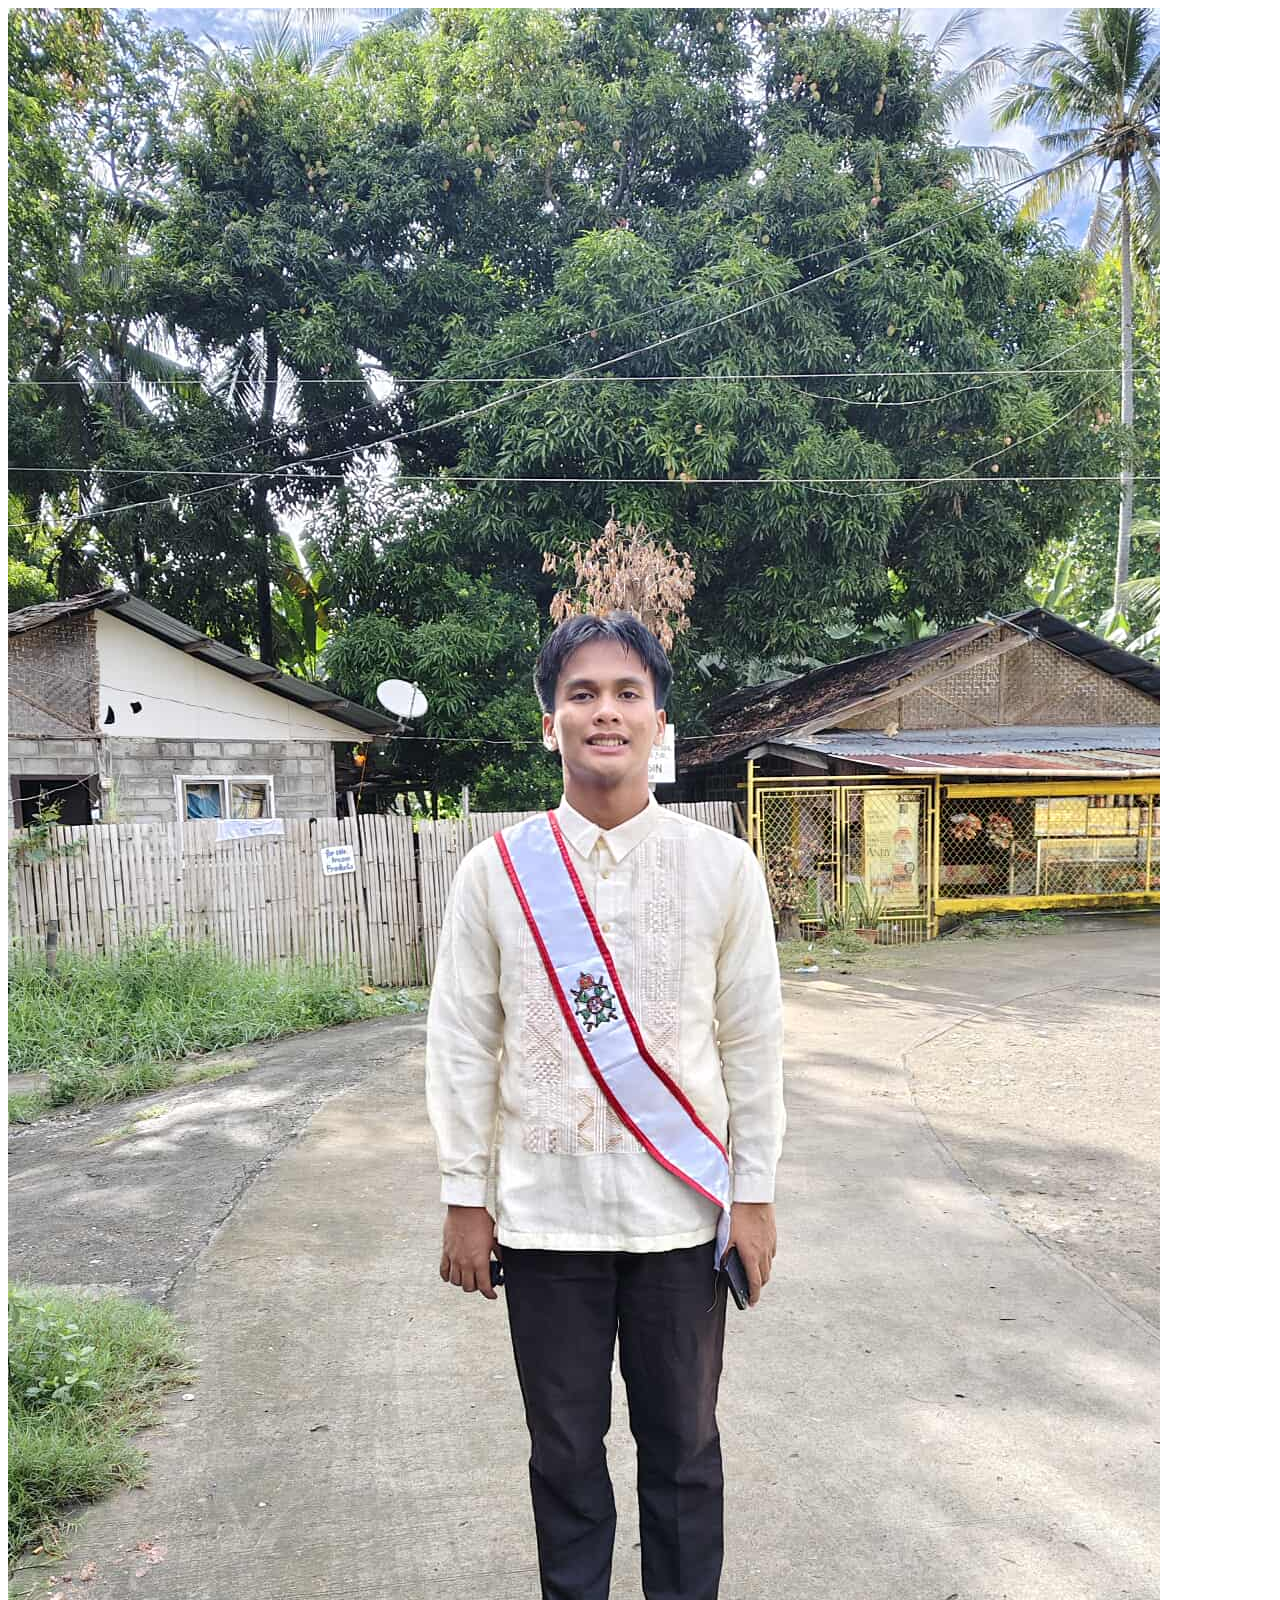
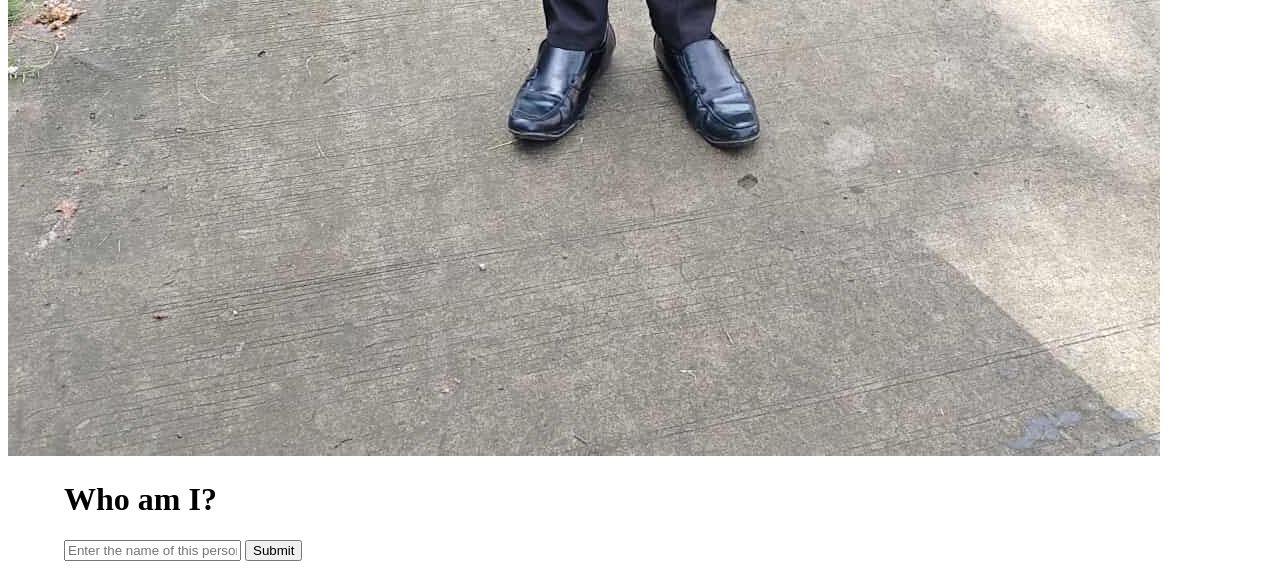
<file: index.html>
<!DOCTYPE html>
<html lang="en">
<head>
    <meta charset="UTF-8">
    <meta name="viewport" content="width=device-width, initial-scale=1.0">
    <title>SURPRISE</title>
    <link ref="stylesheet" href="style.css">
</head>
<style>

    .boxcontainer {
        width: 90vw;
        margin: 0 auto;
        box-sizing: border-box;
    }

    body.envelope-theme {
        margin: 0;
        min-height:100vh;

        background-image: url("images/bg.jpg");
        background-size: cover;
        background-position: center;
        background-repeat: no-repeat;
        background-attachment: fixed;

        color: #4a3030;
        font-family: "Special Elite", monospace;

        display: flex;
        align-items: center;
        justify-content: center;
    }

    a {
    color: inherit;
    }


    .home {
        width: 850px;
        max-width: 90vw;

        height: 780px;
        max-height: 90vh;

        background: rgba(255, 241, 243, 0.94);

        border-radius: 35px;
        padding: 60px 70px;

        overflow-y: auto;
        
        scrollbar-width: none;
        -ms-overflow-style: none;
    }

    .home::-webkit-scrollbar {
        display: none;
    }

    .home h1 {
        margin: 0 0 10px;
        font-family: "Monsieur La Doulaise", cursive;
        font-size: 60px;
        font-weight: 400;
        text-align: center;
    }

    .home > p {
        margin: 0 0 45px;
        text-align: center;
    }

    .envelope-grid {
        display: grid;

        grid-template-columns: 1fr 1fr;

        gap:45px 60px;
        width: 650px;
        max-width: 100%;
        margin: 0 auto;
    }

    .envelope {
        width: 260px;
        justify-self: center;
        text-align: center;
        text-decoration: none;
        transition: transform 0.2 ease;
    }

    .envelope img{
        display: block;

        width: 250px;
        height: 185px;
        margin: 0 auto;

        object-fit: contain;
    }

    .envelope p{
        margin: 12px 0 0;
        font-size: 17px;
        line-height: 1.7;
    }

    .envelope:hover {
        transform: translateY(-6px)
    }

    .letter-container {
        position: relative;
        width: 700px;
        max-width: 90vw;
        margin-top: 30px;
    }

    .opening-gif{
        display: block;
        width: 100%;
        height: auto;
    }

    .letter-text {
        position: absolute;
        top: 50%;
        left: 50;

        transform: translate(-50%, -50%);

        width: 55%;

        text-align: center;
        opacity: 1;
        transition: opacity 1.5s ease;
    }

    .letter-text-hidden {
        opacity: 0 0 20px;
        font-size: 24px;
        font-weight: normal;
    }

    .letter-text h1{
        margin: 0 0 20px;
        font-size: 24px;
        font-weight: normal;

    }

    .letter-text p{
        margin: 0;
        font-size: 16px;
        line-height: 1.6px;
    }
    .back-link {
        margin-top: 30px;
        font-size: 14px;
        text-decoration: none;
    }

    .back-link:hover{
        text-decoration: underline;
    }

    /* mobile version */

    @media (max-width: 600px) {
        
    body {
        display: flex;
        flex-direction: column;
        align-items: center !important;
        justify-content: center !important;
        padding: 20px !important;
        margin: 0 !important;
        width: 100vw;
        box-sizing: border-box;
        }
     .login-img {
        display: block;
        margin: 0 auto 15px auto !important; /* Centers the image */
        width: 140px;
        height: auto;

    }

     .boxcontainer {
        width: 90vw;
        max-width: 380px;
        margin: 0 auto !important;
        box-sizing: border-box;
     }


     /* HOME */

     .home {
        width: 90vw;

        height: 80vh;

        padding: 40px 15px;

        border-radius: 25px;

        overflow-y: auto;

        /* Hide scrollbar */
        scrollbar-width: none;
        -ms-overflow-style: none;
     }

     .home::-webkit-scrollbar {
        display: none;
     }

     .home h1 {
        font-size: 42px;
     }

     .home > p {
        margin-bottom: 30px;
     }


     /* ENVELOPES */

     .envelope-grid {
        width: 100%;

        grid-template-columns: 1fr 1fr;

        gap: 30px 0;

        justify-items: center;
     }

     .envelope {
        width: 150px;

        justify-self: center;
     }

     .envelope img {
        width: 150px;
        height: 115px;
     }

     .envelope p {
        margin-top: 8px;

        font-size: 14px;
     }


     /* LETTER */

     .letter-page {
        padding: 30px 15px;
     }

     .letter-container {
        width: 95vw;

        margin-top: 20px;
     }

     .letter-text {
        width: 55%;
     }

     .letter-text h1 {
        margin-bottom: 12px;

        font-size: 18px;
     }

     .letter-text p {
        font-size: 12px;
        line-height: 1.5;
     }


     /* BACK LINK */

     .back-link {
        margin-top: 20px;

        font-size: 13px;
     }


     body {
        margin:  0px;
        height: 100vh;
        display: flex;
        justify-content: flex-end;
        align-items: center;
        background-color: white;
        font-family: arial,helvetica, sans-serif;
        overflow: hidden;
        padding-right: 200px;
        position: relative;
     }

     h1 {
            text-align: center;
            color: black;
            margin-top: 10px;
     }  

     .boxcontainer {
            max-width: 500px;
            width: 100%;
            padding: 20px;
            background-color: #f9f9f9;
            border: 1px solid #ccc;
            border-radius: 10px;
            box-shadow: 2px 2px 10px rgba(0, 0, 0, 0.1);
            text-align: center;
        }

        input[type="text"] {
            width: 300px;
            height: 10px;
            font-size: 20px;
            padding: 20px;
            border-radius: 5px;
            border: 1px solid #ccc;
        }

        button {
            width: 20%;
            padding: 10px;
            margin-left: 10px;
            font-size: 16px;
            background-color: #2e08c6;
            color: white;
            border: none;
            border-radius: 5px;
            cursor: pointer;
        }
        .profile-img {
            border-radius: 10%;
            object-fit: cover;
            margin-right: 40px;
        }
        
        #answer {
            font-size: 20px;
            color: #010101;
            margin-top: 20px;
        }
    }


    
</style>
<body>

    <img src="images/man.jpg" alt="mantoy" class="login-img">

    <div class="boxcontainer">
        <h1>Who am I?</h1>
        <input type="text" id="nameInput" placeholder="Enter the name of this person...">
        <button onclick="submitName()">Submit</button>
        <div id="answer"></div>
    </div>

    <script>
        window.addEventListener('DOMContentLoaded', () => {
            if (sessionStorage.getItem('isLoggedIn') === 'true') {
                loadEnvelopeGrid();
             }
        });
        function submitName() {
            const nameInput = document.getElementById('nameInput').value.toLowerCase().trim();
            const answerDiv = document.getElementById('answer');

            if (nameInput === "chris emmanuel m. famacion") {
                sessionStorage.setItem('isLoggedIn', 'true');
                answerDiv.textContent = `Hello, ${nameInput}! Welcome!`;
                const audio = new Audio('20.mp3');
                audio.play(); 

                loadEnvelopeGrid();

                
            } else if (nameInput === "manman") {
                answerDiv.textContent = 'Ngie engk(ˆ𐃷ˆ)'; }
            else if (nameInput === "do") {
                answerDiv.textContent = `Hello, ${nameInput}! mali japon(,,•o•,,)`;
            }
            else if (nameInput === "chris emmanuel") {
                answerDiv.textContent = `Hello, ${nameInput}! oops oops ooopss😝`;
            }
            else if (nameInput === "chris") {
                answerDiv.textContent = `Hello, ${nameInput}! cutie full name, pero wwwrrroonngg😝`;
            }
            else if (nameInput === "love") {
                answerDiv.textContent = `Hello, ${nameInput}! depende kung 3 yan xoxoxo`;
            }
            else if (nameInput === "baby") {
                answerDiv.textContent = `Hello, ${nameInput}! yes naman pero no pa gyapun wkwkw`;
            }
            else if (nameInput === "love") {
                answerDiv.textContent = `Hello, ${nameInput}!ngie kinsa mana!😡`;
            }
            else if (nameInput === "secret") {
                answerDiv.textContent = `Hello, ${nameInput}! bahala ka dira😒`;
            }
            else if (nameInput === "mantoy") {
                answerDiv.textContent = `Hello, ${nameInput}!, uwaaat ako man si kley😶`;
            }
            else if (nameInput === "uyab nimo") {
                answerDiv.textContent = `Hello, ${nameInput}! ka sweeeeettt 💖💗🥰💞, pero mali po`;
            }
            else if (nameInput === "pinaka cute nga tao") {
                answerDiv.textContent = `Hello, ${nameInput}! tama pero mali?🤔`;
            }
            else {
                answerDiv.textContent = 'Please enter your name.';
            }
        }

            
        function loadEnvelopeGrid() {
            document.body.className = 'envelope-theme';
            document.body.innerHTML = `
            <main class="home">
                <h1>Open When...</h1>
                <p>Pick An Envelope</p>

                <section class="envelope-grid">
                    <a href="letter.html?letter=miss-you" class="envelope">
                        <img src="images/miss-you.png" alt="Open When You Miss Me" />
                        <p> You Miss Me</p>
                    </a>
                    <a href="letter.html?letter=bad-day" class="envelope">
                        <img src="images/bad-day.png" alt="Open When You Have a Bad Day" />
                        <p> You Have a Bad Day</p>
                    </a>
                    <a href="letter.html?letter=need-a-hug" class="envelope">
                        <img src="images/need-a-hug.png" alt="Open When You Need a Hug" />
                        <p> You Need a Hug</p>
                    </a>
                    <a href="letter.html?letter=cant-sleep" class="envelope">
                        <img src="images/cant-sleep.png" alt="Open When You Can't Sleep" />
                        <p> You Can't Sleep</p>
                    </a>
                    <a href="letter.html?letter=love-you" class="envelope">
                        <img src="images/love-you.png" alt="Open When Need To Know I Love You" />
                        <p> You Need Assurance</p>
                    </a>
                    <a href="letter.html?letter=thinking-of-you" class="envelope">
                        <img src="images/thinking-of-you.png" alt="Open When You're Thinking of Me" />
                        <p> You're Thinking of Me</p>
                    </a>
                </section>
            </main>
            `;
        }
    </script>
</body>
</html>
</file>
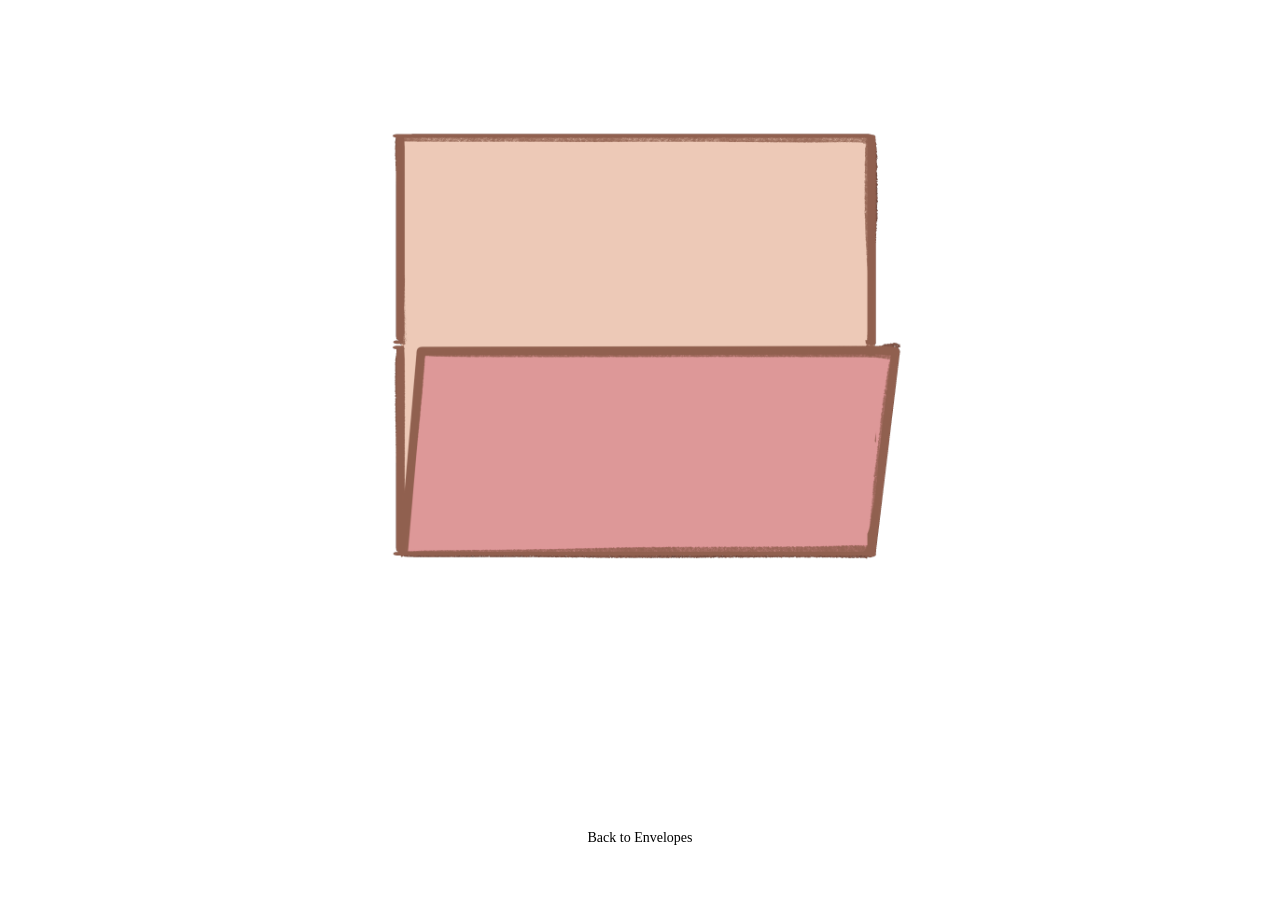
<file: letter.html>
<!doctype html>
<html lang="en">
  <head>
    <meta charset="UTF-8" />
    <meta name="viewport" content="width=device-width, initial-scale=1.0" />

    <title>Your Letter</title>

    <link rel="stylesheet" href="style.css" />
  </head>
  <body>
    <main class="letter-page">
      <div class="letter-container">
        <img
          src="images/envelope-opening.GIF"
          alt="Opening Letter"
          class="opening-gif"
        />
        <div class="letter-text hidden">
          <h1 id="letter-title"></h1>
          <p id="letter-message"></p>
        </div>
      </div>
      <a href="index.html" class="back-link"> Back to Envelopes </a>
    </main>
    <script src="script.js"></script>
  </body>
</html>
</file>
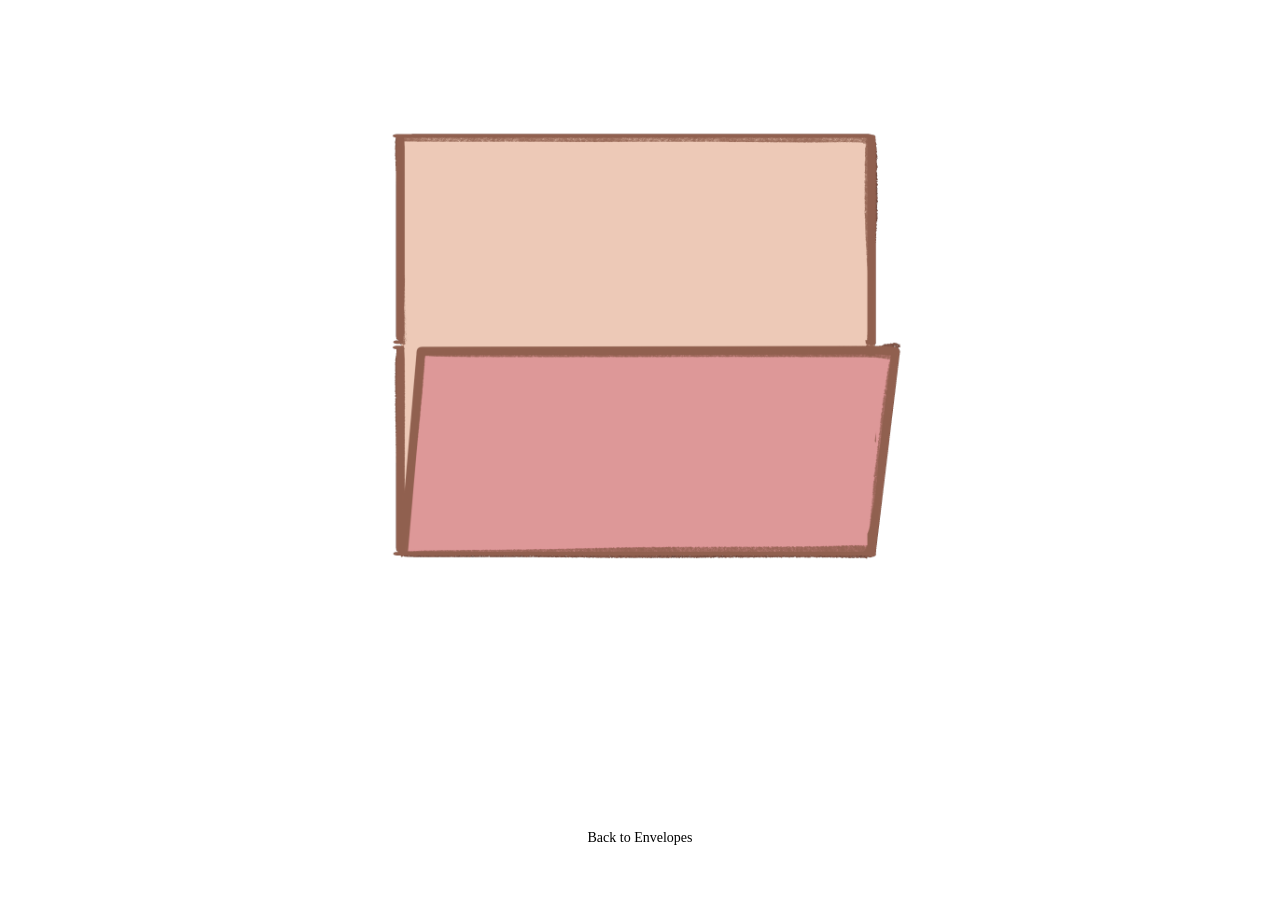
<file: letter2.html>
<!DOCTYPE html>
<html lang="en">
<head>
    <meta charset="UTF-8" />
    <meta name="viewport" content="width=device-width, initial-scale=1.0" />
    <title>Your Letter - Page 2</title>
    <link rel="stylesheet" href="style.css" />
</head>
<body>
    <main class="letter-page">
        <div class="letter-container">
            <!-- Start with the opening GIF -->
            <img src="images/envelope-opening.GIF" alt="Opening Letter" class="opening-gif" />
            
            <!-- Add 'hidden' class so text is hidden while the GIF plays -->
            <div class="letter-text hidden" style="position: absolute; top: 50%; left: 50%; transform: translate(-50%, -50%); width: 65% !important; max-height: 55% !important; overflow-y: auto !important; text-align: center; box-sizing: border-box !important; padding: 0 10px;">
                <h1 style="font-size: 14px; margin-top: 0; margin-bottom: 8px;">Continued...</h1>
                <p style="font-size: 10px; line-height: 1.4; margin: 0;">
                    I'm so thankful that you came into my life and, most importantly, that you stayed for an entire year. Sa tanan nga tawo sa kalibutan, ikaw ang akong gipili, ug thankful kaayo ko nga ikaw pud ang nagpili nako. Thank you for loving me, for being patient with me, and for staying even when things weren't always easy for us.

                    I know nga dili perfect ang atong relasyon. Naa tay mga away, misunderstandings, ug mga panahon nga kapoy na ta, pero bisan pa sa tanan, we still choose each other. And that's what makes our love so special to me. I'm sorry for my mistakes, love, and I promise to keep learning and becoming better for you and for us. 🥹❤️

                    Salamat kaayo kay niabot ka sa akong kinabuhi, ug mas labaw pa, salamat kay nagpabilin ka. You became one of the most beautiful parts of my life, and I hope nga dili lang kutob sa one year ang atong storya. I want more memories, more anniversaries, and more years with you.

                    Happy Anniversary, palangga! Ikaw gihapon ang akong pilion karon ug sa umaabot. I love you so much, and I'm always grateful that I have you. Here's to more years of loving each other.
                </p>
                <div style="text-align: center; margin-top: 10px;">
                    <a href="letter.html?letter=love-you" class="next-btn">&larr; Back to Page 1</a>
                </div>
            </div>
        </div>
        <a href="index.html" class="back-link">Back to Envelopes</a>
    </main>

    <script>
        // Same timer logic as your main script to swap to final image and reveal text
        const letterText = document.querySelector(".letter-text");
        const gif = document.querySelector(".opening-gif");
        const audio = new Audio("1.mp3"); // Replace with your audio filename/path
        audio.loop = true;
        audio.play().catch(() => {});

        setTimeout(() => {
            gif.src = "images/letter-final.png";
            letterText.classList.remove("hidden");
        }, 1200);
    </script>
</body>
</html>
</file>
<file: style.css>
@import url('https://fonts.googleapis.com/css2?family=Monsieur+La+Doulaise&display=swap');

* {
    box-sizing: border-box;
}

body.envelope-theme {
    margin: 0;
    min-height:100vh;

    background-image: url("images/bg.jpg");
    background-size: cover;
    background-position: center;
    background-repeat: no-repeat;
    background-attachment: fixed;

    color: #4a3030;
    font-family: "Special Elite", monospace;

    display: flex;
    align-items: center;
    justify-content: center;
    flex-direction: column;
    
}
a {
    color: inherit;
}


.home {
    width: 850px;
    max-width: 90vw;

    height: 780px;
    max-height: 90vh;

    background: rgba(255, 241, 243, 0.94);

    border-radius: 35px;
    padding: 60px 70px;

    overflow-y: auto;
    
    scrollbar-width: none;
    -ms-overflow-style: none;
}

.home::-webkit-scrollbar {
    display: none;
}

.home h1 {
    margin: 0 0 10px;
    font-family: "Monsieur La Doulaise", cursive;
    font-size: 60px;
    font-weight: 400;
    text-align: center;
}

.home > p {
    margin: 0 0 45px;
    text-align: center;
}

.envelope-grid {
    display: grid;

    grid-template-columns: 1fr 1fr;

    gap:45px 60px;
    width: 650px;
    max-width: 100%;
    margin: 0 auto;
}

.envelope {
    width: 260px;
    justify-self: center;
    text-align: center;
    text-decoration: none;
    transition: transform 0.2 ease;
}

.envelope img{
    display: block;

    width: 250px;
    height: 185px;
    margin: 0 auto;

    object-fit: contain;
}

.envelope p{
    margin: 12px 0 0;
    font-size: 17px;
    line-height: 1.7;
}

.envelope:hover {
    transform: translateY(-6px)
}

.letter-container {
    position: relative;
    width: 700px;
    max-width: 90vw;
    margin-top: 30px;
}

.opening-gif {
    display: block;
    width: 100%;
    height: auto;
}

.letter-text {
    position: absolute;
    top: 50%;
    left: 50%;

    transform: translate(-50%, -50%);

    width: 55%;

    text-align: center;
    opacity: 1;
    transition: opacity 1.5s ease;
}
.letter-page {
    display: flex;
    flex-direction: column;
    align-items: center;
    justify-content: center;
    min-height: 100vh;
    width: 100%;
    margin: 0;
}

.letter-text.hidden {
    opacity: 0;
}

.letter-text h1 {
    margin: 0 0 20px;
    font-size: 24px;
    font-weight: normal;
}

.letter-text p {
    margin: 0;
    font-size: 16px;
    line-height: 1.6;
}

.back-link {
    margin-top: 30px;
    font-size: 14px;
    text-decoration: none;
}

.back-link:hover{
    text-decoration: underline;
}


/* mobile version */

@media (max-width: 600px) {
    body {
        display: flex;
        flex-direction: column;
        justify-content: center !important;
        align-items: center !important;
        padding-right: 0 !important;
        padding-left: 0 !important;
        margin: 0 !important;
        width: 100vw;
    }

    body.envelope-theme {
        display: flex;
        flex-direction: column;
        justify-content: center !important;
        align-items: center !important;
        padding: 20px 0 !important;
        margin: 0 !important;
        width: 100vw;
        box-sizing: border-box;
    }

    .home {
        width: 90vw;
        max-width: 400px;
        height: 80vh;
        margin: 0 auto;
        box-sizing: border-box;
    }
        .login-img {
            width:80px;
            height: auto;
            margin-bottom:10px;
        }
    


    .home::-webkit-scrollbar {
    display: none;
  }

  .home h1 {
    font-size: 42px;
  }

  .home > p {
    margin-bottom: 30px;
  }


  /* ENVELOPES */

  .envelope-grid {
    width: 100%;

    grid-template-columns: 1fr 1fr;

    gap: 30px 0;

    justify-items: center;
  }

  .envelope {
    width: 150px;

    justify-self: center;
  }

  .envelope img {
    width: 150px;
    height: 115px;
  }

  .envelope p {
    margin-top: 8px;

    font-size: 14px;
  }


  /* LETTER */

  .letter-page {
    padding: 30px 15px;
  }

  .letter-container {
    position: relative;
    width: 90%;
    max-width: 480px;         /* Increased width to make the image significantly bigger */
    margin: 20px auto;
    box-sizing: border-box;
  }
  .opening-gif {
    width: 100%;
    height: auto;
    display: block;
 }

  .letter-text {
    position: absolute;
    top: 50%;
    left: 50%;
    transform: translate(-50%, -50%);
    
    /* Make the width tighter so text stays inside the brown lines */
    width: 65% !important;
    
    /* Limit height strictly so it never touches top or bottom borders */
    max-height: 55% !important;
    
    /* Enables scrolling for the long text */
    overflow-y: auto !important;
    
    text-align: center;
    box-sizing: border-box !important;
    padding: 0 10px;
 }

  .letter-text h1 {
    font-size: 18px;
    margin-bottom: 10px;
 }

  .letter-text p {
    font-size: 10px;     /* Small enough text size to fit cleanly */
    line-height: 1.4;
 }


  /* BACK LINK */

  .back-link {
    margin-top: 20px;

    font-size: 13px;
  }
}

.login-img {
    width: 120px;
    height: auto;
    margin-bottom: 20px;
}
</file>
